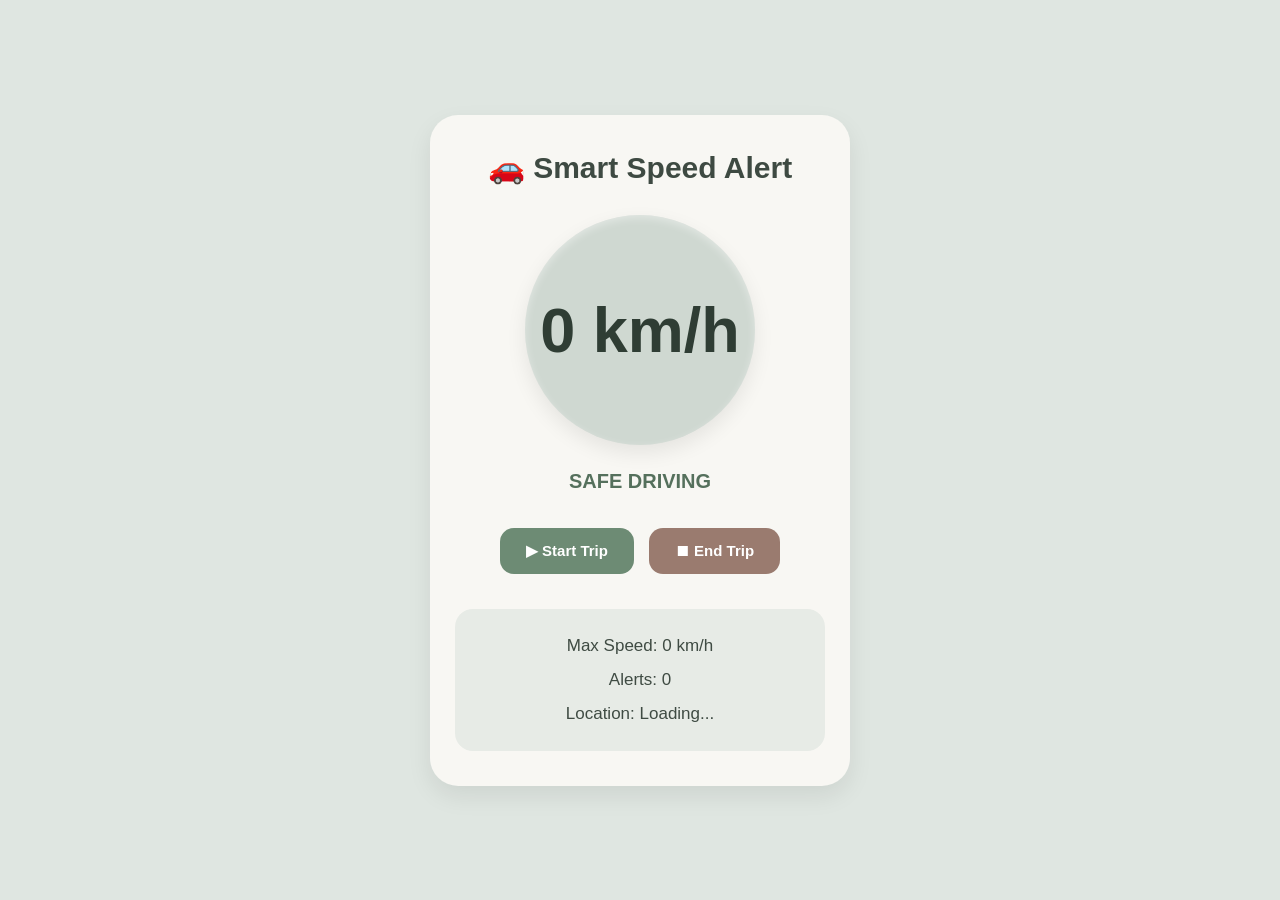
<file: Frontend/index.html>
<!DOCTYPE html>
<html>

<head>

    <title>Smart Speed Alert System</title>

    <link rel="stylesheet" href="style.css">

    <meta name="viewport" content="width=device-width, initial-scale=1.0">

</head>

<body>

    <div class="container">

        <!-- TITLE -->

        <h1>
            🚗 Smart Speed Alert
        </h1>

        <!-- SPEED BOX -->

        <div class="speed-box">

            <h2 id="speed">
                0 km/h
            </h2>

        </div>

        <!-- STATUS -->

        <div class="status" id="status">

            SAFE DRIVING

        </div>

        <!-- BUTTONS -->

        <div class="buttons">

            <button onclick="startTrip()">

                ▶ Start Trip

            </button>

            <button onclick="endTrip()">

                ⏹ End Trip

            </button>

        </div>

        <!-- STATS -->

        <div class="stats">

            <p>

                Max Speed:

                <span id="maxSpeed">

                    0

                </span>

                km/h

            </p>

            <p>

                Alerts:

                <span id="alerts">

                    0

                </span>

            </p>

            <p>

                Location:

                <span id="location">

                    Loading...

                </span>

            </p>

        </div>

    </div>

    <!-- SCRIPT -->

    <script src="script.js"></script>

</body>

</html>
</file>
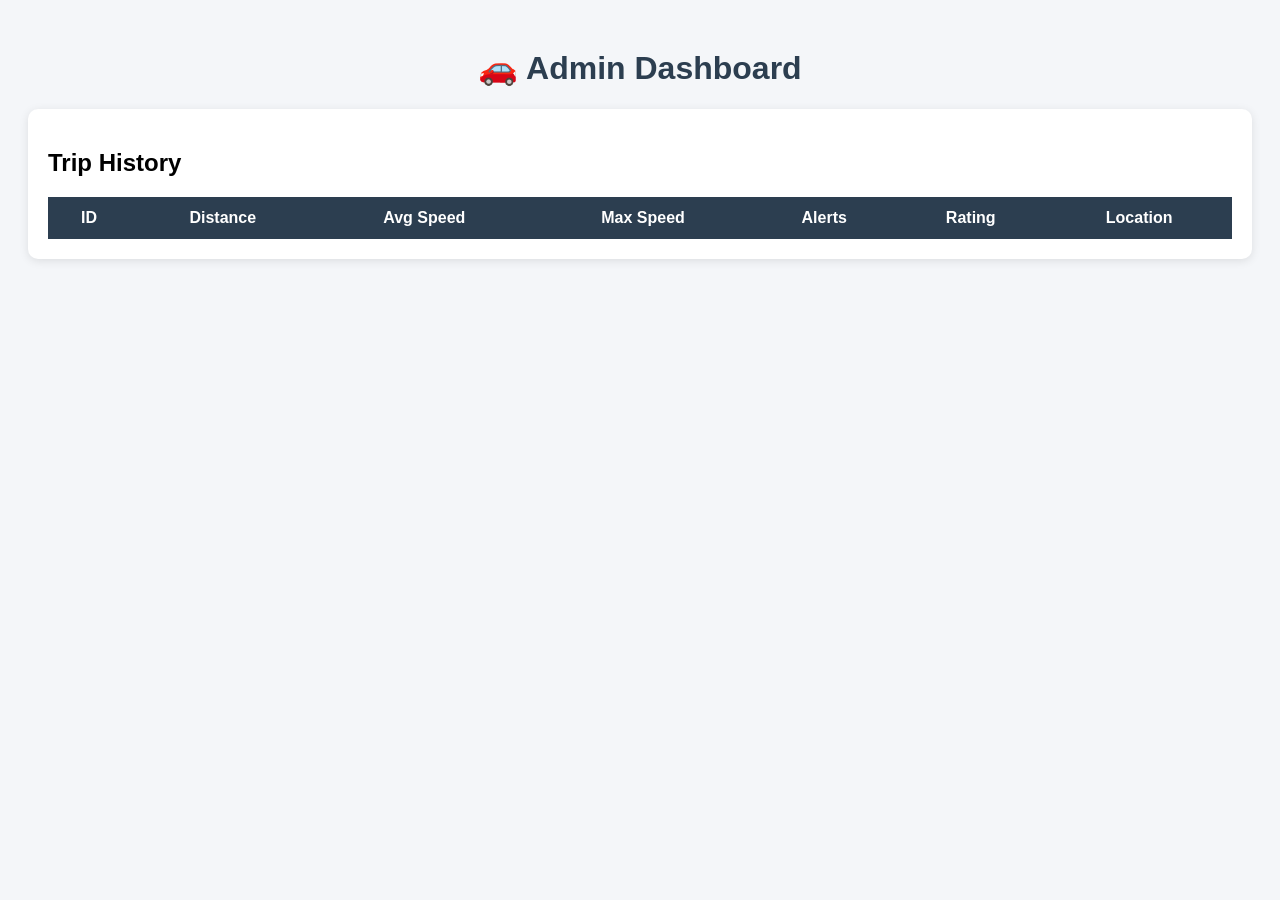
<file: Frontend/dashboard.html>
<!DOCTYPE html>

<html>

<head>

    <title>

        Admin Dashboard

    </title>

    <meta
        name="viewport"
        content="width=device-width, initial-scale=1.0"
    >

    <style>

        body {

            font-family: Arial;

            background: #f4f6f9;

            padding: 20px;
        }

        h1 {

            text-align: center;

            color: #2c3e50;
        }

        .card {

            background: white;

            padding: 20px;

            border-radius: 10px;

            margin-bottom: 20px;

            box-shadow: 0 2px 10px rgba(0,0,0,0.1);
        }

        table {

            width: 100%;

            border-collapse: collapse;
        }

        th {

            background: #2c3e50;

            color: white;

            padding: 12px;
        }

        td {

            padding: 12px;

            border-bottom: 1px solid #ddd;

            text-align: center;
        }

    </style>

</head>

<body>

    <h1>

        🚗 Admin Dashboard

    </h1>

    <div class="card">

        <h2>

            Trip History

        </h2>

        <table>

            <thead>

                <tr>

                    <th>ID</th>

                    <th>Distance</th>

                    <th>Avg Speed</th>

                    <th>Max Speed</th>

                    <th>Alerts</th>

                    <th>Rating</th>

                    <th>Location</th>

                </tr>

            </thead>

            <tbody id="tripTable">

            </tbody>

        </table>

    </div>

    <script src="dashboard.js"></script>

</body>

</html>
</file>
<file: Frontend/style.css>
* {
    margin: 0;
    padding: 0;
    box-sizing: border-box;
}

body {

    font-family: Arial, sans-serif;

    background: #dfe6e1;

    min-height: 100vh;

    display: flex;
    justify-content: center;
    align-items: center;

    padding: 20px;

    color: #2f2f2f;
}

.container {

    width: 100%;
    max-width: 420px;

    background: #f8f7f3;

    border-radius: 28px;

    padding: 35px 25px;

    text-align: center;

    box-shadow:
        0 10px 25px rgba(0, 0, 0, 0.08);
}

h1 {

    font-size: 30px;

    font-weight: 600;

    margin-bottom: 30px;

    color: #3e4a42;
}

.speed-box {

    width: 230px;
    height: 230px;

    margin: auto;

    border-radius: 50%;

    background: #cfd8d1;

    display: flex;
    justify-content: center;
    align-items: center;

    font-size: 42px;
    font-weight: bold;

    color: #2f3d34;

    box-shadow:
        inset 0 3px 8px rgba(255, 255, 255, 0.4),
        0 8px 20px rgba(0, 0, 0, 0.08);
}

.status {

    margin-top: 25px;

    font-size: 20px;
    font-weight: 600;

    color: #55705c;
}

.buttons {

    margin-top: 35px;

    display: flex;
    gap: 15px;

    justify-content: center;

    flex-wrap: wrap;
}

button {

    padding: 14px 26px;

    border: none;

    border-radius: 14px;

    font-size: 15px;
    font-weight: 600;

    cursor: pointer;

    transition: 0.3s;
}

button:first-child {

    background: #6d8b74;

    color: white;
}

button:last-child {

    background: #9a7b6f;

    color: white;
}

button:hover {

    transform: translateY(-2px);

    opacity: 0.92;
}

.stats {

    margin-top: 35px;

    background: #e7ebe6;

    border-radius: 18px;

    padding: 20px;

    font-size: 17px;

    color: #3f4b43;

    line-height: 2;
}

@media(max-width:600px) {

    .container {

        padding: 25px 18px;
    }

    h1 {

        font-size: 26px;
    }

    .speed-box {

        width: 190px;
        height: 190px;

        font-size: 34px;
    }

    button {

        width: 100%;
    }

    .stats {

        font-size: 15px;
    }
}
</file>
